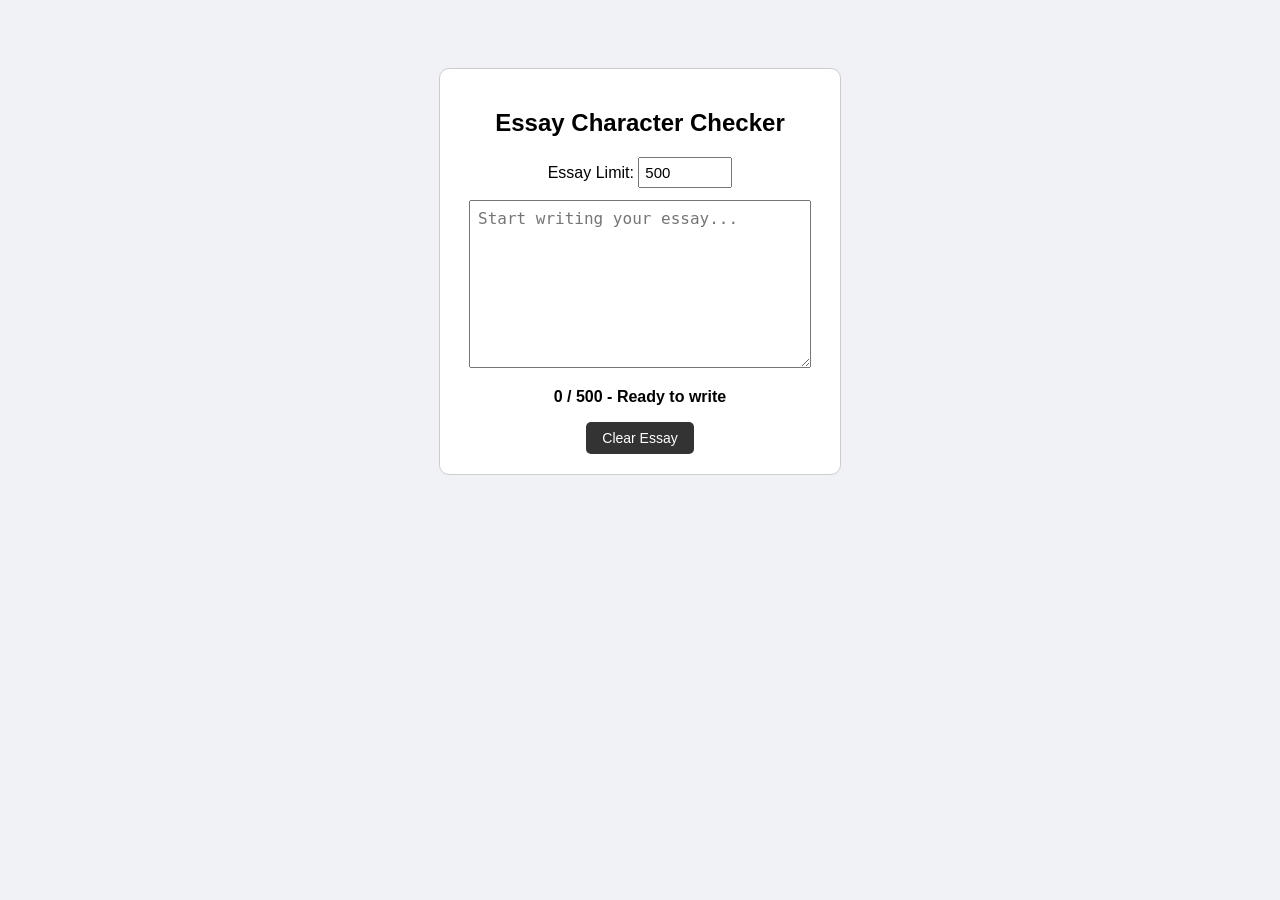
<file: Mini-Project/index.html>
<!DOCTYPE html>
<html lang="en">
<head>
  <meta charset="UTF-8">
  <title>Essay Character Checker</title>
  <style>
    body {
      font-family: Arial;
      background-color: #f0f2f5;
      text-align: center;
      padding-top: 60px;
    }

    .box {
      background-color: white;
      width: 360px;
      margin: auto;
      padding: 20px;
      border-radius: 10px;
      border: 1px solid #ccc;
    }

    input {
      width: 80px;
      padding: 5px;
      font-size: 15px;
      margin-bottom: 12px;
    }

    textarea {
      width: 90%;
      height: 150px;
      font-size: 16px;
      padding: 8px;
    }

    p {
      font-weight: bold;
      font-size: 16px;
    }

    button {
      background-color: #333;
      color: white;
      padding: 8px 16px;
      border: none;
      border-radius: 5px;
      font-size: 14px;
      cursor: pointer;
    }
  </style>
</head>
<body>

  <div class="box">
    <h2>Essay Character Checker</h2>
    
    <label>Essay Limit: </label>
    <input type="number" id="limit-input" value="500">

    <textarea id="text-input" maxlength="500" placeholder="Start writing your essay..."></textarea>
    
    <p id="status-text">0 / 500 - Ready to write</p>
    <button id="clear-btn">Clear Essay</button>
  </div>

  <script>
    const limitInput = document.getElementById("limit-input");
    const textInput = document.getElementById("text-input");
    const statusText = document.getElementById("status-text");
    const clearBtn = document.getElementById("clear-btn");

    limitInput.addEventListener("input", function() {
      const limit = Number(limitInput.value);
      textInput.maxLength = limit;
      statusText.textContent = textInput.value.length + " / " + limit + " - Ready to write";
    });

    textInput.addEventListener("input", function() {
      const length = textInput.value.length;
      const limit = Number(limitInput.value);

      if (length === 0) {
        document.body.style.backgroundColor = "#f0f2f5";
        statusText.textContent = "0 / " + limit + " - Ready to write";
      } else if (length <= limit * 0.4) {
        document.body.style.backgroundColor = "#d4edda"; // Green (0% - 40%)
        statusText.textContent = length + " / " + limit + " - Plenty of room";
      } else if (length <= limit * 0.8) {
        document.body.style.backgroundColor = "#fff3cd"; // Yellow (41% - 80%)
        statusText.textContent = length + " / " + limit + " - Main body in progress";
      } else if (length < limit) {
        document.body.style.backgroundColor = "#ffe5d0"; // Orange (81% - 99%)
        statusText.textContent = length + " / " + limit + " - Wrap up conclusion";
      } else {
        document.body.style.backgroundColor = "#f8d7da"; // Red (100%)
        statusText.textContent = limit + " / " + limit + " - Essay limit reached!";
      }
    });

    clearBtn.addEventListener("click", function() {
      const limit = Number(limitInput.value);
      textInput.value = "";
      document.body.style.backgroundColor = "#f0f2f5";
      statusText.textContent = "0 / " + limit + " - Ready to write";
    });
  </script>

</body>
</html>
</file>
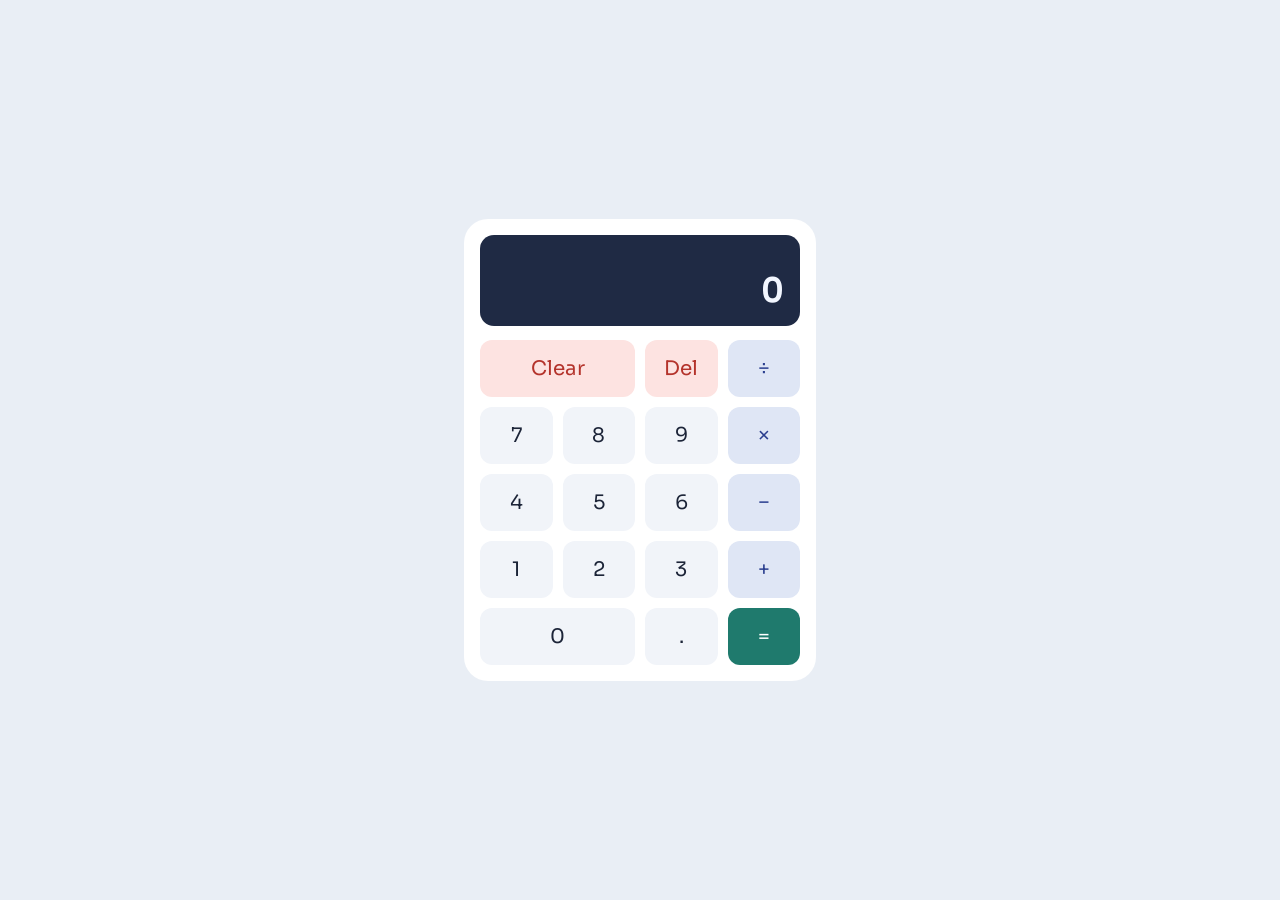
<file: task 10/index.html>
<!DOCTYPE html>
<html lang="en">
<head>
<meta charset="UTF-8">
<meta name="viewport" content="width=device-width, initial-scale=1, viewport-fit=cover">
<title>Simple Calculator</title>
<link href="https://fonts.googleapis.com/css2?family=Sora:wght@400;600&display=swap" rel="stylesheet">
<style>
  :root {
    --page: #e9eef5;
    --body: #ffffff;
    --screen: #1f2a44;
    --screen-text: #f2f6ff;
    --screen-hint: #9fb0d6;
    --key: #f1f4f9;
    --key-text: #1c2438;
    --op: #dfe6f5;
    --op-text: #2b3f8f;
    --clear: #fde3e1;
    --clear-text: #b4332b;
    --equals: #1f7a6d;
    --equals-text: #ffffff;
    color-scheme: light;

    box-sizing: border-box;
    padding-top: env(safe-area-inset-top, 0px);
    padding-bottom: env(safe-area-inset-bottom, 0px);
  }
  @media (prefers-color-scheme: dark) {
    :root:not([data-theme="light"]) {
      --page: #121722;
      --body: #1b2232;
      --screen: #0d121c;
      --screen-text: #f2f6ff;
      --screen-hint: #8394bb;
      --key: #262f45;
      --key-text: #e8edf8;
      --op: #31416e;
      --op-text: #cfdcff;
      --clear: #4a2a2a;
      --clear-text: #ffb4ab;
      --equals: #35b3a0;
      --equals-text: #06201c;
      color-scheme: dark;
    }
  }
  :root[data-theme="dark"] {
    --page: #121722;
    --body: #1b2232;
    --screen: #0d121c;
    --screen-text: #f2f6ff;
    --screen-hint: #8394bb;
    --key: #262f45;
    --key-text: #e8edf8;
    --op: #31416e;
    --op-text: #cfdcff;
    --clear: #4a2a2a;
    --clear-text: #ffb4ab;
    --equals: #35b3a0;
    --equals-text: #06201c;
    color-scheme: dark;
  }
  html { height: 100%; scroll-padding-top: env(safe-area-inset-top, 0px); }
  body {
    min-height: 100%;
    margin: 0;
    display: flex;
    align-items: center;
    justify-content: center;
    background: var(--page);
    font-family: "Sora", system-ui, -apple-system, "Segoe UI", sans-serif;
  }
  .calculator {
    width: 320px;
    max-width: 92vw;
    padding: 16px;
    background: var(--body);
    border-radius: 24px;
  }
  .screen {
    background: var(--screen);
    color: var(--screen-text);
    border-radius: 14px;
    padding: 14px 16px;
    margin-bottom: 14px;
    text-align: right;
  }
  .history {
    min-height: 20px;
    font-size: 14px;
    color: var(--screen-hint);
  }
  .current {
    font-size: 34px;
    font-weight: 600;
    font-variant-numeric: tabular-nums;
    white-space: nowrap;
    overflow-x: auto;
  }
  .keys {
    display: grid;
    grid-template-columns: repeat(4, 1fr);
    gap: 10px;
  }
  button {
    font-family: inherit;
    font-size: 20px;
    padding: 16px 0;
    border: none;
    border-radius: 12px;
    background: var(--key);
    color: var(--key-text);
    cursor: pointer;
  }
  button:active { transform: scale(0.96); }
  button:focus-visible { outline: 3px solid var(--op-text); outline-offset: 2px; }
  .op { background: var(--op); color: var(--op-text); }
  .clear { background: var(--clear); color: var(--clear-text); }
  .equals { background: var(--equals); color: var(--equals-text); }
  .wide { grid-column: span 2; }
</style>
</head>
<body>
  <div class="calculator">
    <div class="screen">
      <div class="history" id="history"></div>
      <div class="current" id="display">0</div>
    </div>
    <div class="keys">
      <button class="clear wide" onclick="clearAll()">Clear</button>
      <button class="clear" onclick="deleteLast()">Del</button>
      <button class="op" onclick="pressOperator('÷')">÷</button>
      <button onclick="pressNumber('7')">7</button>
      <button onclick="pressNumber('8')">8</button>
      <button onclick="pressNumber('9')">9</button>
      <button class="op" onclick="pressOperator('×')">×</button>
      <button onclick="pressNumber('4')">4</button>
      <button onclick="pressNumber('5')">5</button>
      <button onclick="pressNumber('6')">6</button>
      <button class="op" onclick="pressOperator('-')">−</button>
      <button onclick="pressNumber('1')">1</button>
      <button onclick="pressNumber('2')">2</button>
      <button onclick="pressNumber('3')">3</button>
      <button class="op" onclick="pressOperator('+')">+</button>
      <button class="wide" onclick="pressNumber('0')">0</button>
      <button onclick="pressNumber('.')">.</button>
      <button class="equals" onclick="pressEquals()">=</button>
    </div>
  </div>
  <script>
    let current = "0";
    let previous = "";
    let operator = "";
    let startNew = false;
    const display = document.getElementById("display");
    const history = document.getElementById("history");
    function updateScreen() {
      display.textContent = current;
      history.textContent = operator ? previous + " " + operator : "";
    }
    function pressNumber(n) {
      if (startNew) {
        current = "0";
        startNew = false;
      }
      if (n === "." && current.includes(".")) return;
      if (current === "0" && n !== ".") {
        current = n;
      } else {
        current = current + n;
      }
      updateScreen();
    }
    function pressOperator(op) {
      if (isNaN(parseFloat(current))) clearAll();
      if (operator !== "" && !startNew) calculate();

      previous = current;
      operator = op;
      startNew = true;
      updateScreen();
    }
    function calculate() {
      if (operator === "") return;
      const a = parseFloat(previous);
      const b = parseFloat(current);
      let result;
      if (operator === "+") result = a + b;
      if (operator === "-") result = a - b;
      if (operator === "×") result = a * b;
      if (operator === "÷") {
        if (b === 0) {
          current = "Cannot divide by 0";
          previous = "";
          operator = "";
          startNew = true;
          return;
        }
        result = a / b;
      }
      current = String(parseFloat(result.toFixed(10)));
      previous = "";
      operator = "";
      startNew = true;
    }
    function pressEquals() {
      calculate();
      updateScreen();
    }
    function clearAll() {
      current = "0";
      previous = "";
      operator = "";
      startNew = false;
      updateScreen();
    }
    function deleteLast() {
      if (startNew) return;
      current = current.slice(0, -1);
      if (current === "" || current === "-") current = "0";
      updateScreen();
    }
  </script>
</body>
</html>
</file>
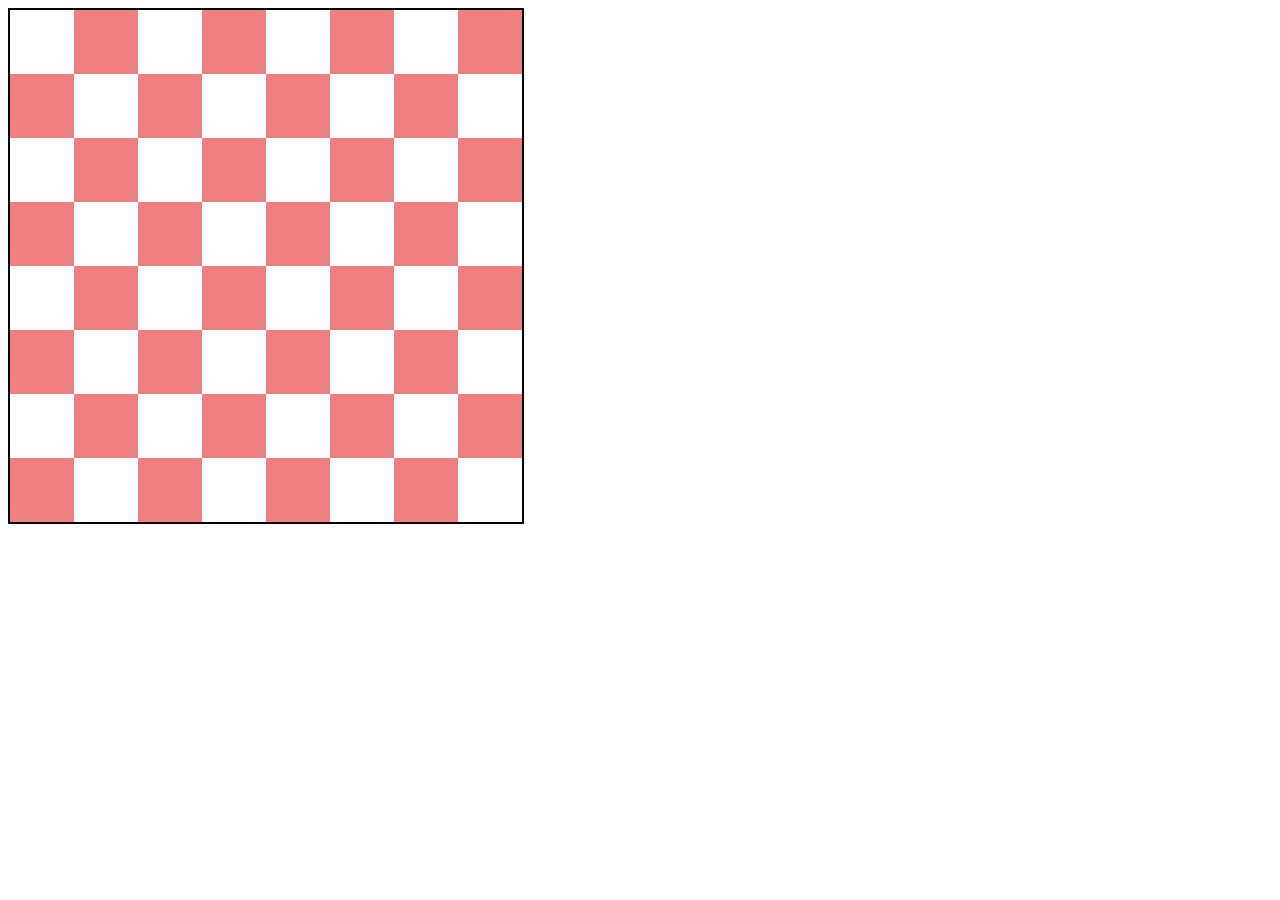
<file: task 6/index.html>
<!DOCTYPE html>
<html lang="en">
<head>
    <meta charset="UTF-8">
    <meta name="viewport" content="width=device-width, initial-scale=1.0">
    <title>Document</title>
    
    <style>
        #chessboard{
            display: grid;
            width: max-content;
            grid-template-columns: repeat(8,64px);
            grid-template-rows: repeat(8,64px);
            border: 2px solid black;
        }
        .child{
            width: 100%;
            height: 100%;
        }
        .clr{
            background-color: lightcoral;
        }
    </style>
</head>
<body>
    <div id="chessboard">
    </div>
    <script>
        const board = document.getElementById('chessboard');
        for(let i=0;i<8;i++){
            for(let j=0;j<8;j++){
                const square=document.createElement('div');
                square.classList.add('child');
                if((i+j)%2==1)square.classList.add('clr');
                board.appendChild(square);
            }
        }
    </script>
</body>
</html>
</file>
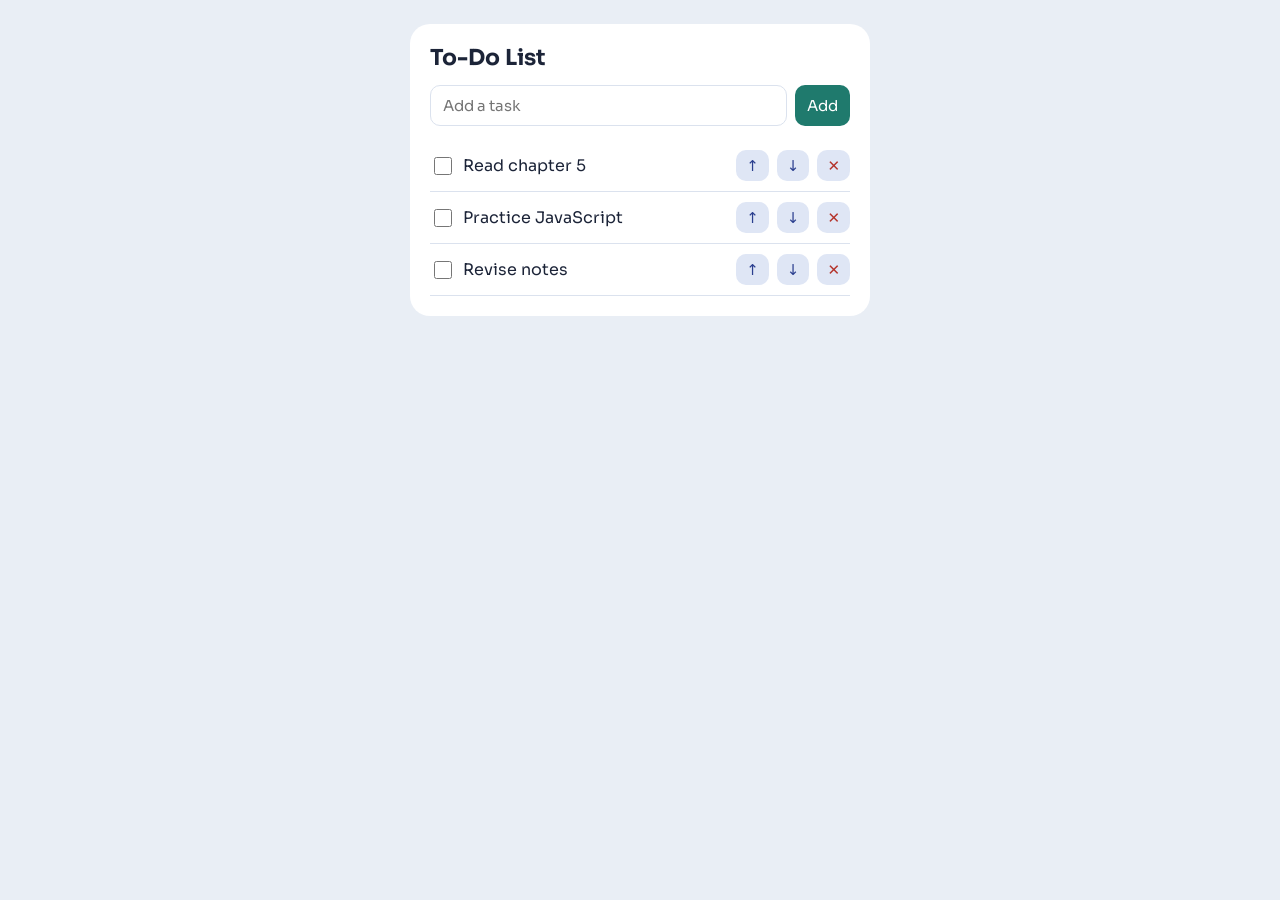
<file: task 7/index.html>
<!DOCTYPE html>
<html lang="en">
<head>
<meta charset="UTF-8">
<meta name="viewport" content="width=device-width, initial-scale=1, viewport-fit=cover">
<title>To-Do List</title>
<link href="https://fonts.googleapis.com/css2?family=Sora:wght@400;600&display=swap" rel="stylesheet">
<style>
  :root {
    --page: #e9eef5;
    --card: #ffffff;
    --text: #1c2438;
    --line: #dbe2ee;
    --btn: #dfe6f5;
    --btn-text: #2b3f8f;
    --main: #1f7a6d;
    --main-text: #ffffff;
    --danger: #b4332b;
    color-scheme: light;
    box-sizing: border-box;
    padding-top: env(safe-area-inset-top, 0px);
    padding-bottom: env(safe-area-inset-bottom, 0px);
  }

  @media (prefers-color-scheme: dark) {
    :root {
      --page: #121722;
      --card: #1b2232;
      --text: #e8edf8;
      --line: #2c3650;
      --btn: #31416e;
      --btn-text: #cfdcff;
      --main: #35b3a0;
      --main-text: #06201c;
      --danger: #ffb4ab;
      color-scheme: dark;
    }
  }

  html {
    height: 100%;
    scroll-padding-top: env(safe-area-inset-top, 0px);
  }

  body {
    min-height: 100%;
    margin: 0;
    padding: 24px 16px;
    box-sizing: border-box;
    background: var(--page);
    color: var(--text);
    font-family: "Sora", system-ui, -apple-system, "Segoe UI", sans-serif;
  }

  .card {
    max-width: 420px;
    margin: 0 auto;
    background: var(--card);
    border-radius: 20px;
    padding: 20px;
  }

  h1 {
    margin: 0 0 14px;
    font-size: 22px;
  }

  .add {
    display: flex;
    gap: 8px;
    margin-bottom: 14px;
  }

  input[type="text"] {
    flex: 1;
    min-width: 0;
    font-family: inherit;
    font-size: 15px;
    padding: 10px 12px;
    border: 1px solid var(--line);
    border-radius: 10px;
    background: transparent;
    color: var(--text);
  }

  button {
    font-family: inherit;
    font-size: 15px;
    padding: 8px 12px;
    border: none;
    border-radius: 10px;
    background: var(--btn);
    color: var(--btn-text);
    cursor: pointer;
  }

  #addBtn {
    background: var(--main);
    color: var(--main-text);
  }

  button:focus-visible,
  input:focus-visible {
    outline: 3px solid var(--btn-text);
    outline-offset: 2px;
  }

  ul {
    list-style: none;
    margin: 0;
    padding: 0;
  }

  li {
    display: flex;
    align-items: center;
    gap: 8px;
    padding: 10px 0;
    border-bottom: 1px solid var(--line);
  }

  li span {
    flex: 1;
    overflow-wrap: anywhere;
  }

  li input[type="checkbox"] {
    width: 18px;
    height: 18px;
  }

  li button {
    padding: 6px 10px;
  }

  li .delete {
    color: var(--danger);
  }
</style>
</head>

<body>
  <div class="card">
    <h1>To-Do List</h1>
    <div class="add">
      <input type="text" id="taskInput" placeholder="Add a task">
      <button id="addBtn">Add</button>
    </div>
    <ul id="taskList"></ul>
  </div>

  <script>
    const taskInput = document.getElementById("taskInput");
    const addBtn = document.getElementById("addBtn");
    const taskList = document.getElementById("taskList");

    function createTask(text) {
      const li = document.createElement("li");

      const checkbox = document.createElement("input");
      checkbox.type = "checkbox";

      const label = document.createElement("span");
      label.textContent = text;

      const upBtn = document.createElement("button");
      upBtn.textContent = "↑";
      upBtn.setAttribute("aria-label", "Move up");

      const downBtn = document.createElement("button");
      downBtn.textContent = "↓";
      downBtn.setAttribute("aria-label", "Move down");

      const deleteBtn = document.createElement("button");
      deleteBtn.textContent = "✕";
      deleteBtn.className = "delete";
      deleteBtn.setAttribute("aria-label", "Delete task");

      checkbox.addEventListener("change", function () {
        if (checkbox.checked) {
          label.style.textDecoration = "line-through";
          label.style.opacity = "0.5";
        } else {
          label.style.textDecoration = "none";
          label.style.opacity = "1";
        }
      });

      upBtn.addEventListener("click", function () {
        const previousItem = li.previousElementSibling;
        if (previousItem) {
          taskList.insertBefore(li, previousItem);
        }
      });

      downBtn.addEventListener("click", function () {
        const nextItem = li.nextElementSibling;
        if (nextItem) {
          taskList.insertBefore(nextItem, li);
        }
      });

      deleteBtn.addEventListener("click", function () {
        li.remove();
      });

      li.append(checkbox, label, upBtn, downBtn, deleteBtn);
      taskList.appendChild(li);
    }

    function addTask() {
      const text = taskInput.value.trim();
      if (text === "") {
        return;
      }
      createTask(text);
      taskInput.value = "";
      taskInput.focus();
    }

    addBtn.addEventListener("click", addTask);

    taskInput.addEventListener("keydown", function (event) {
      if (event.key === "Enter") {
        addTask();
      }
    });

    createTask("Read chapter 5");
    createTask("Practice JavaScript");
    createTask("Revise notes");
  </script>
</body>
</html>
</file>
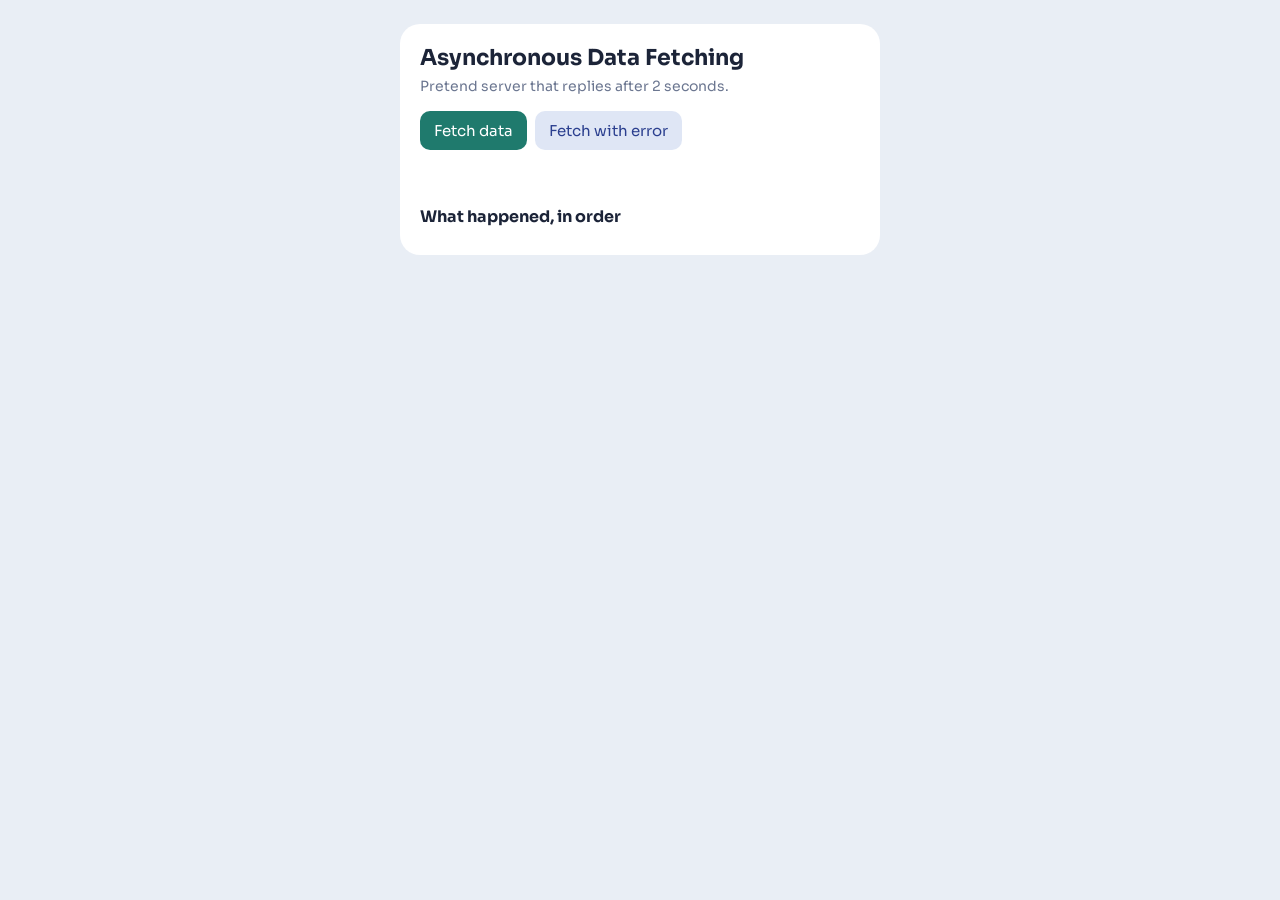
<file: task 9/index.html>
<!DOCTYPE html>
<html lang="en">
<head>
<meta charset="UTF-8">
<meta name="viewport" content="width=device-width, initial-scale=1, viewport-fit=cover">
<title>Asynchronous Data Fetching</title>
<link href="https://fonts.googleapis.com/css2?family=Sora:wght@400;600&display=swap" rel="stylesheet">
<style>
  :root {
    --page: #e9eef5;
    --card: #ffffff;
    --text: #1c2438;
    --muted: #6b7690;
    --line: #dbe2ee;
    --btn: #dfe6f5;
    --btn-text: #2b3f8f;
    --main: #1f7a6d;
    --main-text: #ffffff;
    --danger: #b4332b;
    color-scheme: light;
    box-sizing: border-box;
    padding-top: env(safe-area-inset-top, 0px);
    padding-bottom: env(safe-area-inset-bottom, 0px);
  }

  @media (prefers-color-scheme: dark) {
    :root {
      --page: #121722;
      --card: #1b2232;
      --text: #e8edf8;
      --muted: #8d9bbd;
      --line: #2c3650;
      --btn: #31416e;
      --btn-text: #cfdcff;
      --main: #35b3a0;
      --main-text: #06201c;
      --danger: #ffb4ab;
      color-scheme: dark;
    }
  }

  html {
    height: 100%;
    scroll-padding-top: env(safe-area-inset-top, 0px);
  }

  body {
    min-height: 100%;
    margin: 0;
    padding: 24px 16px;
    box-sizing: border-box;
    background: var(--page);
    color: var(--text);
    font-family: "Sora", system-ui, -apple-system, "Segoe UI", sans-serif;
  }

  .card {
    max-width: 440px;
    margin: 0 auto;
    background: var(--card);
    border-radius: 20px;
    padding: 20px;
  }

  h1 {
    margin: 0 0 6px;
    font-size: 22px;
  }

  h2 {
    margin: 18px 0 8px;
    font-size: 16px;
  }

  p {
    margin: 0;
    color: var(--muted);
    font-size: 14px;
  }

  .buttons {
    display: flex;
    gap: 8px;
    margin: 16px 0;
    flex-wrap: wrap;
  }

  button {
    font-family: inherit;
    font-size: 15px;
    padding: 10px 14px;
    border: none;
    border-radius: 10px;
    background: var(--btn);
    color: var(--btn-text);
    cursor: pointer;
  }

  #fetchBtn {
    background: var(--main);
    color: var(--main-text);
  }

  button:disabled {
    opacity: 0.5;
    cursor: not-allowed;
  }

  button:focus-visible {
    outline: 3px solid var(--btn-text);
    outline-offset: 2px;
  }

  #status {
    font-weight: 600;
    min-height: 22px;
  }

  #status.error {
    color: var(--danger);
  }

  ul {
    list-style: none;
    margin: 0;
    padding: 0;
  }

  #result li {
    padding: 10px 0;
    border-bottom: 1px solid var(--line);
  }

  #log li {
    padding: 4px 0;
    font-size: 14px;
    color: var(--muted);
  }
</style>
</head>

<body>
  <div class="card">
    <h1>Asynchronous Data Fetching</h1>
    <p>Pretend server that replies after 2 seconds.</p>

    <div class="buttons">
      <button id="fetchBtn">Fetch data</button>
      <button id="errorBtn">Fetch with error</button>
    </div>

    <div id="status"></div>
    <ul id="result"></ul>

    <h2>What happened, in order</h2>
    <ul id="log"></ul>
  </div>

  <script>
    const fetchBtn = document.getElementById("fetchBtn");
    const errorBtn = document.getElementById("errorBtn");
    const statusText = document.getElementById("status");
    const resultList = document.getElementById("result");
    const logList = document.getElementById("log");

    function fetchData(shouldFail) {
      return new Promise(function (resolve, reject) {
        setTimeout(function () {
          if (shouldFail) {
            reject("Server error: could not load the data.");
          } else {
            resolve([
              { id: 1, name: "Asha", course: "Law" },
              { id: 2, name: "Ravi", course: "History" },
              { id: 3, name: "Meena", course: "Economics" }
            ]);
          }
        }, 2000);
      });
    }

    function addLog(message) {
      const li = document.createElement("li");
      li.textContent = message;
      logList.appendChild(li);
    }

    function setButtons(disabled) {
      fetchBtn.disabled = disabled;
      errorBtn.disabled = disabled;
    }

    function loadData(shouldFail) {
      setButtons(true);
      statusText.className = "";
      statusText.textContent = "Loading...";
      resultList.innerHTML = "";
      logList.innerHTML = "";

      addLog("1. Request sent to the server");

      fetchData(shouldFail)
        .then(function (data) {
          statusText.textContent = "Data loaded successfully";
          data.forEach(function (student) {
            const li = document.createElement("li");
            li.textContent = student.id + ". " + student.name + " - " + student.course;
            resultList.appendChild(li);
          });
          addLog("3. Promise resolved, data shown on the page");
        })
        .catch(function (error) {
          statusText.className = "error";
          statusText.textContent = error;
          addLog("3. Promise rejected, error shown on the page");
        })
        .finally(function () {
          setButtons(false);
        });

      addLog("2. Waiting for the response (the page is not frozen)");
    }

    fetchBtn.addEventListener("click", function () {
      loadData(false);
    });

    errorBtn.addEventListener("click", function () {
      loadData(true);
    });
  </script>
</body>
</html>
</file>
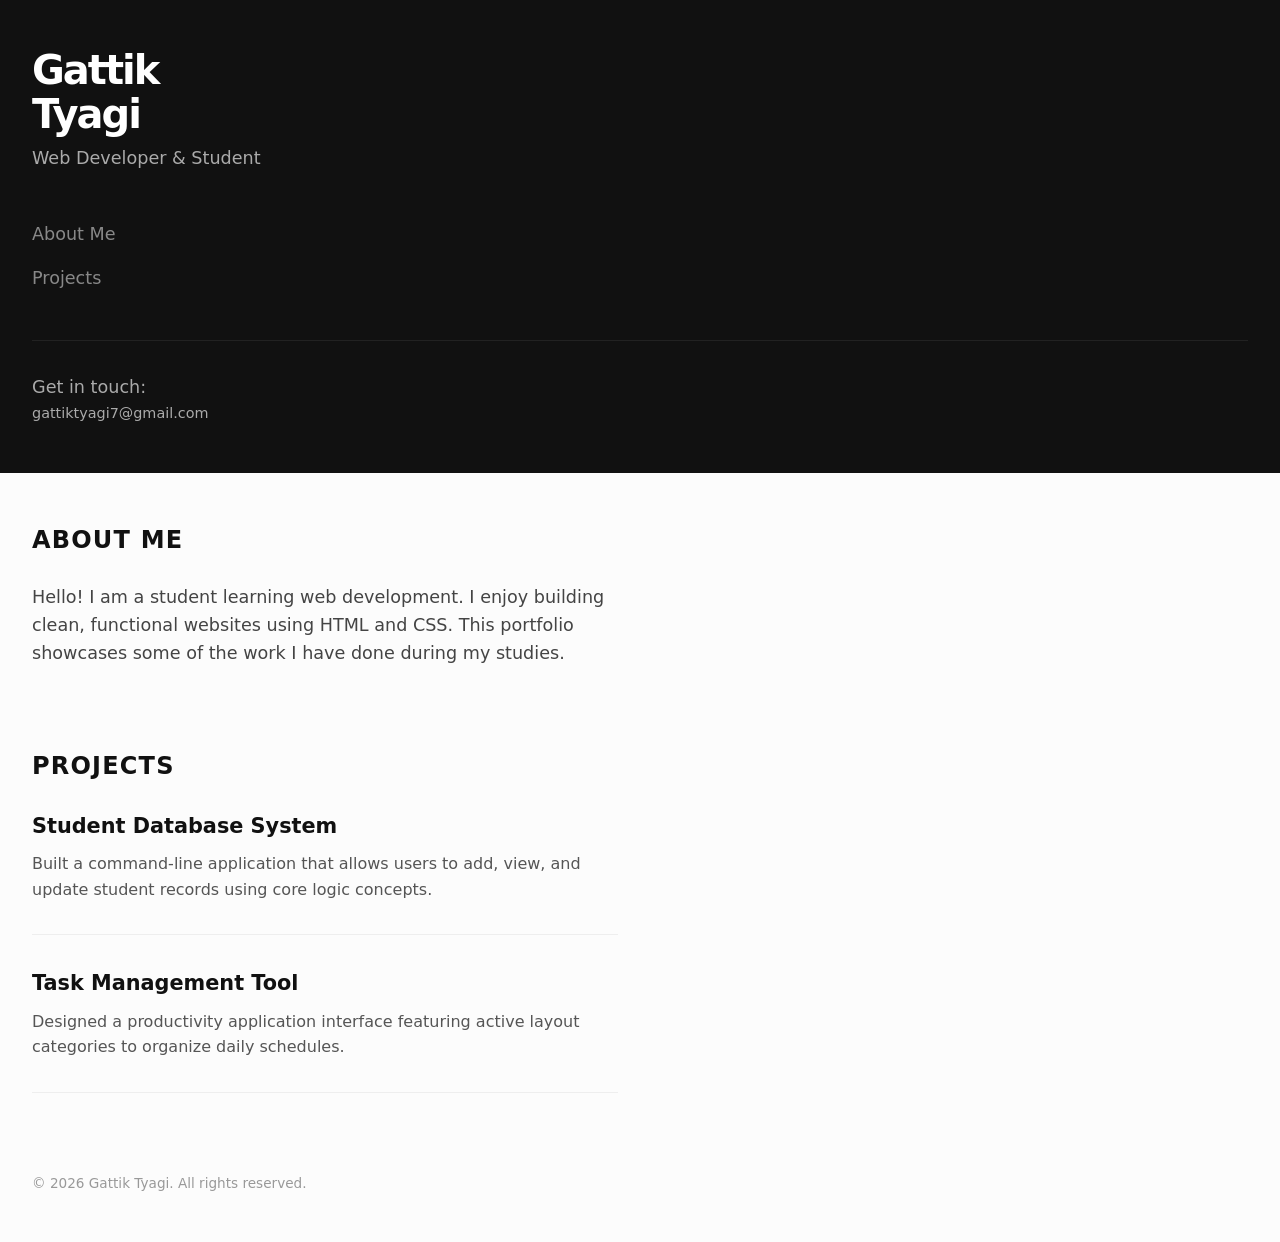
<file: task 1/portfolio.html>
<!DOCTYPE html>
<html lang="en">
<head>
    <meta charset="UTF-8">
    <meta name="viewport" content="width=device-width, initial-scale=1.0">
    <title>Gattik Tyagi | Portfolio</title>
    <link rel="stylesheet" href="style.css">
</head>
<body>

    <div class="portfolio-wrapper">
        
        <header>
            <div>
                <h1>Gattik<br>Tyagi</h1>
                <p>Web Developer & Student</p>
                
                <nav>
                    <a href="#about">About Me</a>
                    <a href="#projects">Projects</a>
                </nav>
            </div>
            
            <div class="sidebar-contact">
                <p>Get in touch:</p>
                <a href="mailto:gattiktyagi7@gmail.com">gattiktyagi7@gmail.com</a>
            </div>
        </header>

        <main>
            <section id="about">
                <h2>About Me</h2>
                <p>Hello! I am a student learning web development. I enjoy building clean, functional websites using HTML and CSS. This portfolio showcases some of the work I have done during my studies.</p>
            </section>

            <section id="projects">
                <h2>Projects</h2>
                <div class="project-list">
                    <figure class="project-card">
                        <h3>Student Database System</h3>
                        <figcaption>
                            <p>Built a command-line application that allows users to add, view, and update student records using core logic concepts.</p>
                        </figcaption>
                    </figure>

                    <figure class="project-card">
                        <h3>Task Management Tool</h3>
                        <figcaption>
                            <p>Designed a productivity application interface featuring active layout categories to organize daily schedules.</p>
                        </figcaption>
                    </figure>
                </div>
            </section>

            <footer>
                <p>&copy; 2026 Gattik Tyagi. All rights reserved.</p>
            </footer>
        </main>
        
    </div>

</body>
</html>
</file>
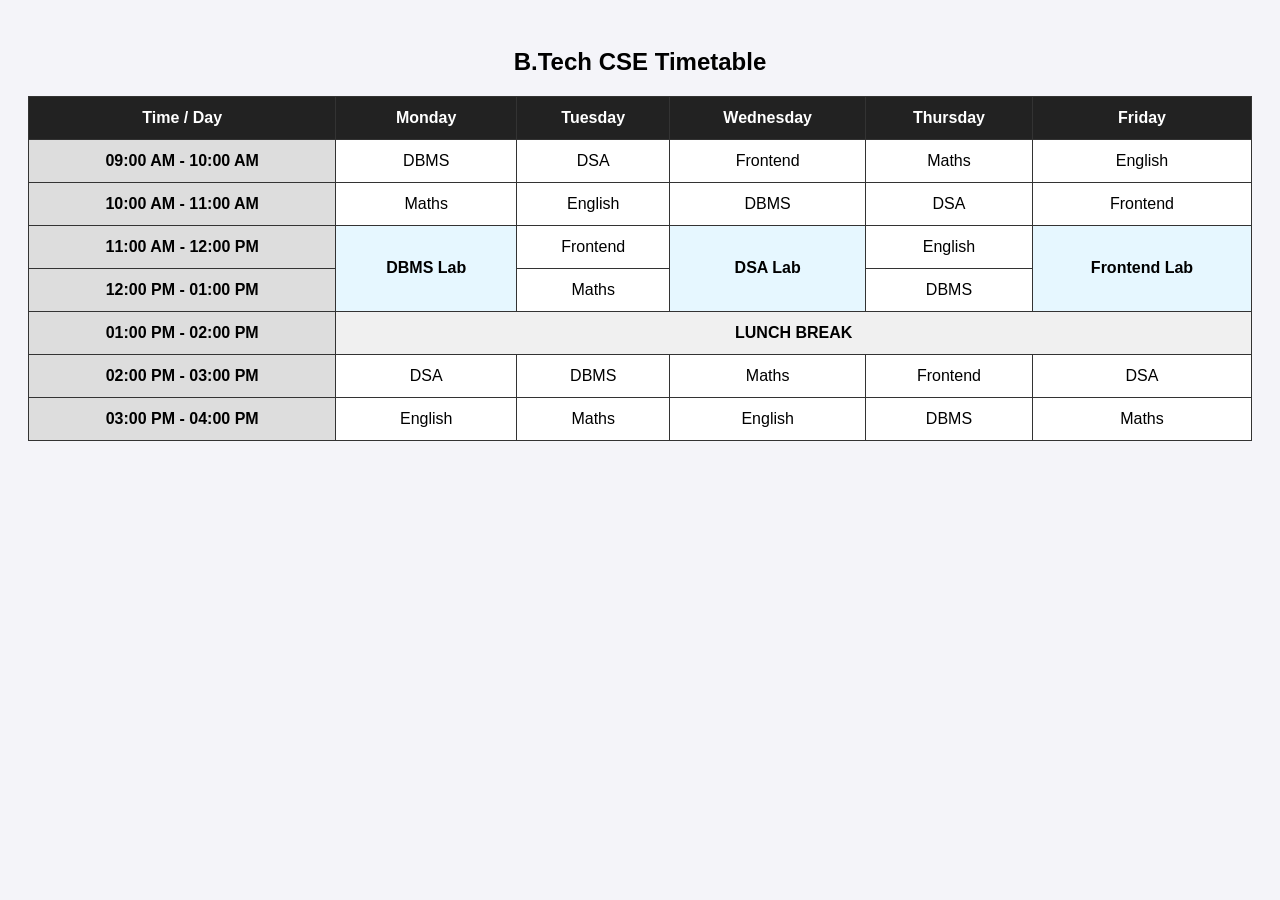
<file: task 1/timetable.html>
<!DOCTYPE html>
<html lang="en">
<head>
    <meta charset="UTF-8">
    <meta name="viewport" content="width=device-width, initial-scale=1.0">
    <title>B.Tech CSE Timetable</title>
    <link rel="stylesheet" href="timetable.css">
</head>
<body>

    <h2 style="text-align: center;">B.Tech CSE Timetable</h2>

    <table>
        <tr>
            <th>Time / Day</th>
            <th>Monday</th>
            <th>Tuesday</th>
            <th>Wednesday</th>
            <th>Thursday</th>
            <th>Friday</th>
        </tr>
        <tr>
            <td class="day-header">09:00 AM - 10:00 AM</td>
            <td>DBMS</td>
            <td>DSA</td>
            <td>Frontend</td>
            <td>Maths</td>
            <td>English</td>
        </tr>
        <tr>
            <td class="day-header">10:00 AM - 11:00 AM</td>
            <td>Maths</td>
            <td>English</td>
            <td>DBMS</td>
            <td>DSA</td>
            <td>Frontend</td>
        </tr>
        <tr>
            <td class="day-header">11:00 AM - 12:00 PM</td>
            <td rowspan="2" class="lab-slot">DBMS Lab</td>
            <td>Frontend</td>
            <td rowspan="2" class="lab-slot">DSA Lab</td>
            <td>English</td>
            <td rowspan="2" class="lab-slot">Frontend Lab</td>
        </tr>
        <tr>
            <td class="day-header">12:00 PM - 01:00 PM</td>
            <td>Maths</td>
            <td>DBMS</td>
        </tr>
        <tr>
            <td class="day-header">01:00 PM - 02:00 PM</td>
            <td colspan="5" class="break-slot">LUNCH BREAK</td>
        </tr>
        <tr>
            <td class="day-header">02:00 PM - 03:00 PM</td>
            <td>DSA</td>
            <td>DBMS</td>
            <td>Maths</td>
            <td>Frontend</td>
            <td>DSA</td>
        </tr>
        <tr>
            <td class="day-header">03:00 PM - 04:00 PM</td>
            <td>English</td>
            <td>Maths</td>
            <td>English</td>
            <td>DBMS</td>
            <td>Maths</td>
        </tr>
    </table>

</body>
</html>
</file>
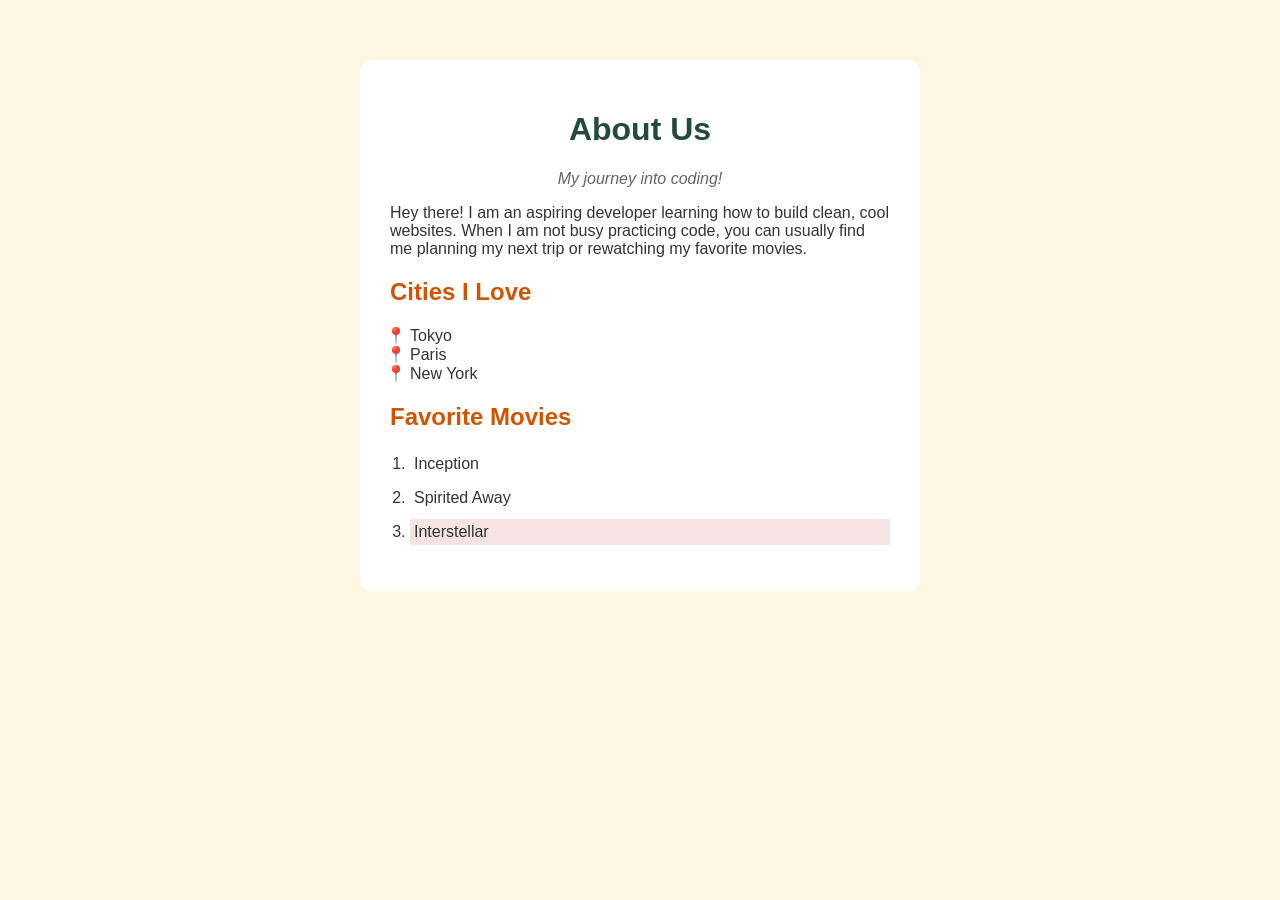
<file: task 2/aboutus.html>
<!DOCTYPE html>
<html lang="en">
<head>
    <meta charset="UTF-8">
    <meta name="viewport" content="width=device-width, initial-scale=1.0">
    <title>About Us</title>
    <!-- Links your HTML to your CSS file -->
    <link rel="stylesheet" href="style.css">
</head>
<body>

    <!-- Main container box -->
    <div id="about-card">
        
        <h1>About Us</h1>
       <p class="subtitle">My journey into coding!</p>

<p>Hey there! I am an aspiring developer learning how to build clean, cool websites. When I am not busy practicing code, you can usually find me planning my next trip or rewatching my favorite movies.</p>

        <h2>Cities I Love</h2>
        <ul>
            <li>Tokyo</li>
            <li>Paris</li>
            <li>New York</li>
        </ul>

        <h2>Favorite Movies</h2>
        <ol>
            <li>Inception</li>
            <li>Spirited Away</li>
            <li>Interstellar</li>
        </ol>

    </div>

</body>
</html>
</file>
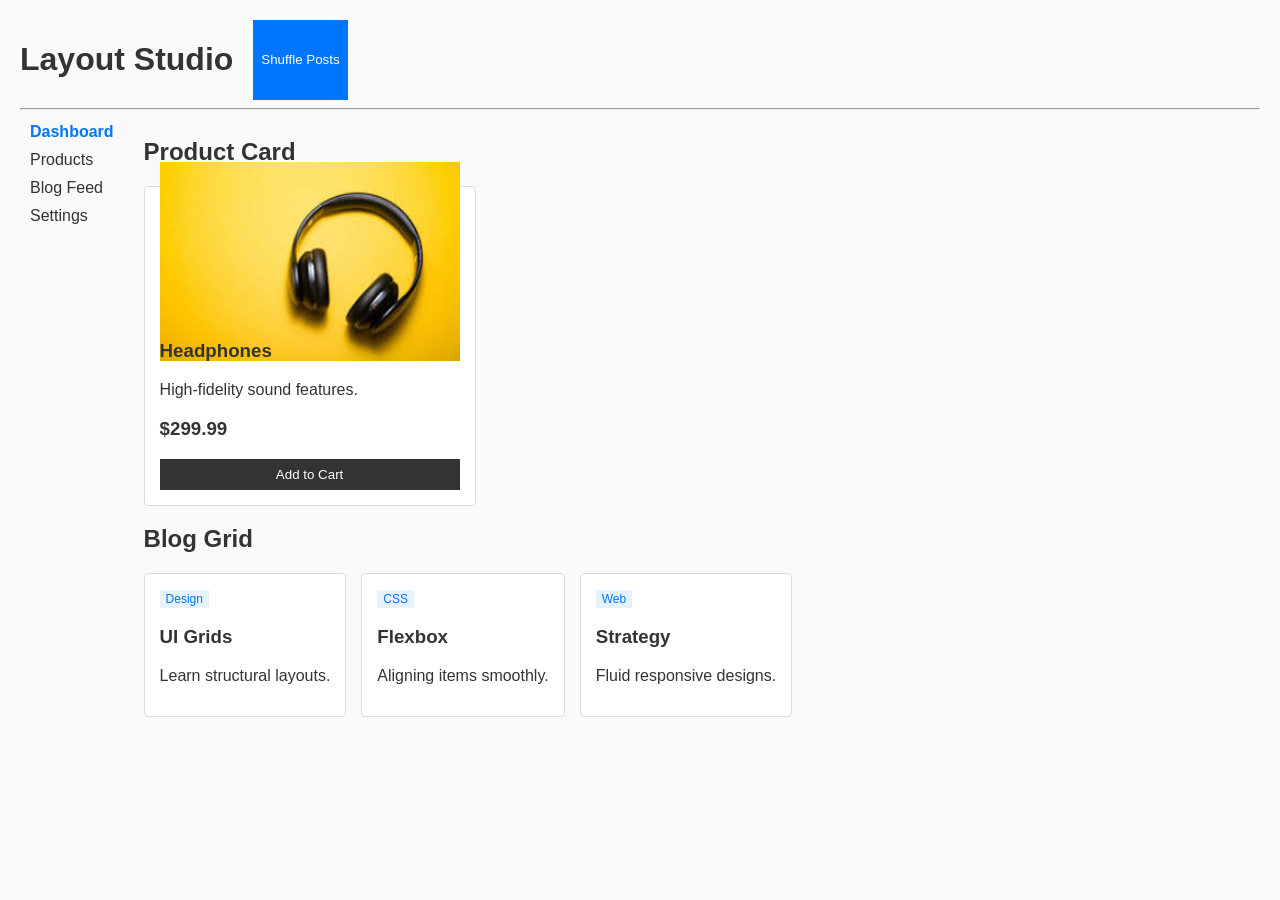
<file: task 3/Page.html>
<!DOCTYPE html>
<html lang="en">

<head>
    <meta charset="UTF-8">
    <meta name="viewport" content="width=device-width, initial-scale=1.0">
    <title>Workspace</title>
    <link rel="stylesheet" href="style.css">
</head>

<body>
    <header>
        <h1>Layout Studio</h1>
        <button id="shuffleBtn" class="btn-shuf">Shuffle Posts</button>
    </header>
    <hr>
    <div class="main">
        <nav>
            <a href="#" class="active">Dashboard</a><br>
            <a href="#">Products</a><br>
            <a href="#">Blog Feed</a><br>
            <a href="#">Settings</a>
        </nav>
        <div>
            <h2>Product Card</h2>
            <div class="card">
                <div class="img"><img src="[data-uri]" alt="Headphones"></div>
                <h3>Headphones</h3>
                <p>High-fidelity sound features.</p>
                <h3>$299.99</h3>
                <button>Add to Cart</button>
            </div>
            <h2>Blog Grid</h2>
            <div id="blogGrid" class="grid">
                <div class="post"><span class="tag">Design</span>
                    <h3>UI Grids</h3>
                    <p>Learn structural layouts.</p>
                </div>
                <div class="post"><span class="tag">CSS</span>
                    <h3>Flexbox</h3>
                    <p>Aligning items smoothly.</p>
                </div>
                <div class="post"><span class="tag">Web</span>
                    <h3>Strategy</h3>
                    <p>Fluid responsive designs.</p>
                </div>
            </div>
        </div>
    </div>
</body>

</html>
</file>
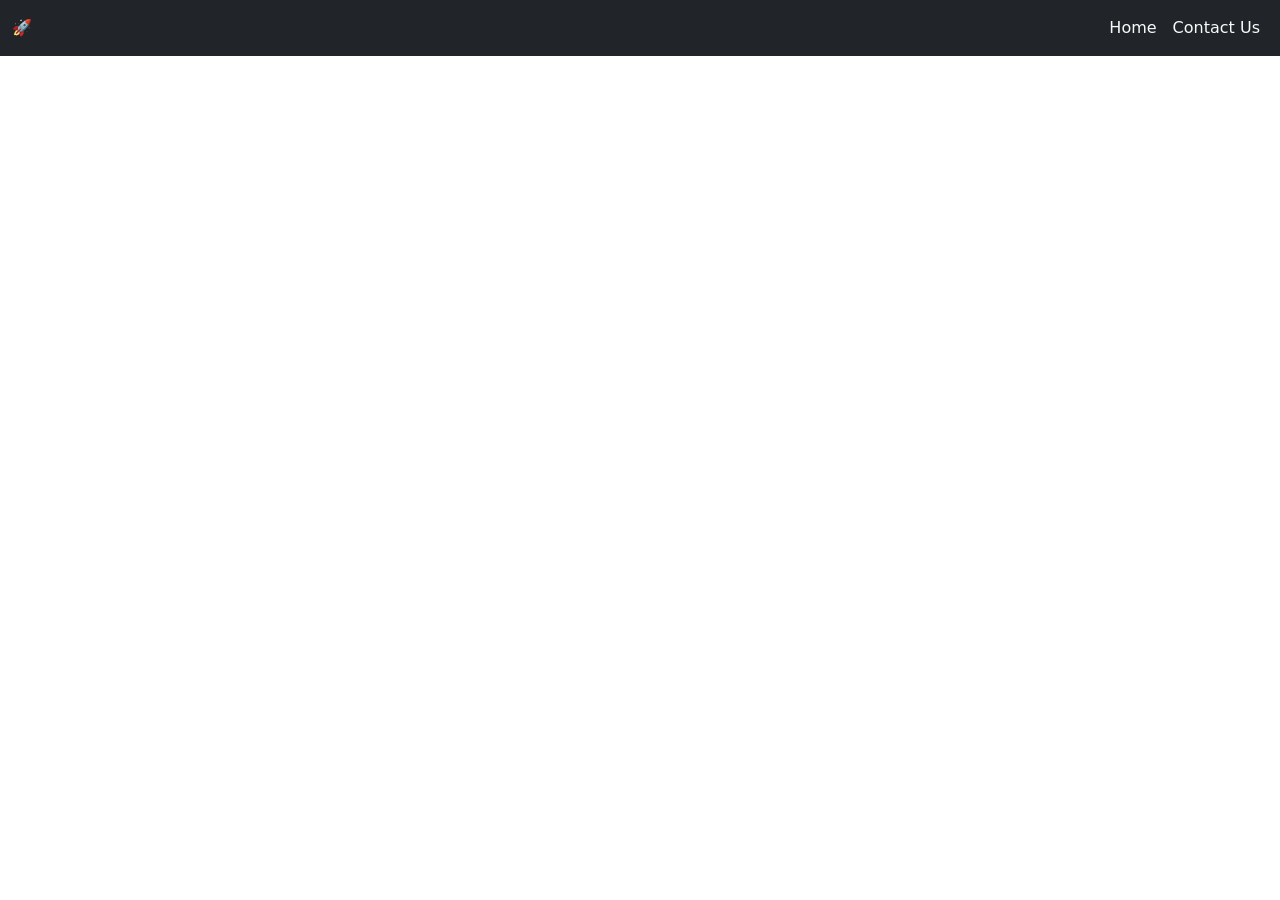
<file: task 4/Page.html>
<!DOCTYPE html>
<html lang="en">
<head>
    <meta charset="UTF-8">
    <meta name="viewport" content="width=device-width, initial-scale=1.0">
    <title>Document</title>
    <link rel="stylesheet" href="https://cdn.jsdelivr.net/npm/bootstrap@5.3.8/dist/css/bootstrap.min.css">
    <link rel="stylesheet" href="style.css">
</head>
<body>
    <nav class="navbar navbar-expand-lg bg-dark fs-6 text-light">
        <div class="container-fluid">

            <div class="nav-item rocket">🚀</div>
            <button class="navbar-toggler bg-light"  data-bs-toggle="collapse" data-bs-target="#navLinksContent"><span class="navbar-toggler-icon"></span></button>
            <div class="collapse navbar-collapse" id="navLinksContent">
                <ul class="navbar-nav ms-auto">
                    <li class="nav-item "><a class="nav-link text-light" href="#">Home</a></li>
                    <li class="nav-item"><a class="nav-link text-light" href="#">Contact Us</a></li>
                </ul>
            </div>
        </div>

    </nav>

    <script src="https://cdn.jsdelivr.net/npm/bootstrap@5.3.8/dist/js/bootstrap.bundle.min.js" integrity="sha384-..." crossorigin="anonymous"></script>
</body>
</html>
</file>
<file: task 1/style.css>
* {
    box-sizing: border-box;
    margin: 0;
    padding: 0;
}
body {
    font-family: system-ui, -apple-system, BlinkMacSystemFont, 'Segoe UI', Roboto, sans-serif;
    line-height: 1.6;
    color: #1a1a1a;
    background-color: #fcfcfc;
}
.portfolio-wrapper {
    display: grid;
    grid-template-columns: 1fr;
    min-height: 100vh;
}
header {
    background-color: #111;
    color: #fff;
    padding: 3rem 2rem;
    display: flex;
    flex-direction: column;
    justify-content: space-between;
}
header h1 {
    font-size: 2.5rem;
    font-weight: 800;
    letter-spacing: -0.05em;
    line-height: 1.1;
}
header p {
    color: #aaa;
    margin-top: 0.5rem;
    font-size: 1.1rem;
}
nav {
    margin: 3rem 0;
    display: flex;
    flex-direction: column;
    gap: 1rem;
}
nav a {
    color: #888;
    text-decoration: none;
    font-size: 1.1rem;
    font-weight: 500;
    transition: color 0.2s ease;
}
nav a:hover {
    color: #fff;
}
.sidebar-contact {
    font-size: 0.9rem;
    color: #666;
    border-top: 1px solid #222;
    padding-top: 1.5rem;
}
.sidebar-contact a {
    color: #aaa;
    text-decoration: none;
}
.sidebar-contact a:hover {
    text-decoration: underline;
}
main {
    padding: 3rem 2rem;
    max-width: 650px;
}
section {
    margin-bottom: 5rem;
}
h2 {
    font-size: 1.5rem;
    font-weight: 700;
    text-transform: uppercase;
    letter-spacing: 0.05em;
    margin-bottom: 1.5rem;
    color: #111;
}
#about p {
    font-size: 1.1rem;
    color: #444;
}
.project-list {
    display: flex;
    flex-direction: column;
    gap: 2rem;
}
.project-card {
    padding-bottom: 2rem;
    border-bottom: 1px solid #eee;
}
.project-card h3 {
    font-size: 1.3rem;
    margin-bottom: 0.5rem;
    color: #111;
}
.project-card p {
    color: #555;
}
footer {
    margin-top: 5rem;
    font-size: 0.85rem;
    color: #999;
}
/* 
@media (min-width: 850px) {
    .portfolio-wrapper {
        grid-template-columns: 350px 1fr;
    }
    header {
        position: fixed;
        width: 350px;
        height: 100vh;
        padding: 4rem 3rem;
    }
    main {
        grid-column-start: 2;
        padding: 4rem 5rem;
        max-width: 800px;
    }
} */
</file>
<file: task 1/timetable.css>
body {
    font-family: Arial, sans-serif;
    background-color: #f4f4f9;
    padding: 20px;
}
table {
    width: 100%;
    border-collapse: collapse;
    background-color: #ffffff;
}
th, td {
    border: 1px solid #333333;
    padding: 12px;
    text-align: center;
}
th {
    background-color: #222222;
    color: white;
}
.break-slot {
    background-color: #f0f0f0;
    font-weight: bold;
}
.lab-slot {
    background-color: #e6f7ff;
    font-weight: bold;
}
.day-header {
    background-color: #dddddd;
    font-weight: bold;
}
</file>
<file: task 2/style.css>
body {
    font-family: sans-serif;
    margin: 0;
    padding: 20px;
    background-color: #fdf6e2;
    color: #333333;
}

h1 {
    color: rgb(34, 76, 56);
    text-align: center;
}

h2 {
    color: #d35400;
}

#about-card {
    max-width: 500px;
    margin: 40px auto;
    background-color: #ffffff;
    padding: 30px;
    border-radius: 12px;
}

.subtitle {
    text-align: center;
    font-style: italic;
    color: rgb(100, 100, 100);
}

ul {
    list-style-type: "📍 ";
    padding-left: 20px;
}

ol {
    padding-left: 20px;
}

ol li {
    margin-bottom: 8px;
    padding: 4px;
}

ol li:nth-child(3) {
    background-color: #c5505027;
}

li:hover {
    color: rgb(34, 76, 56);
    cursor: pointer;
}
</file>
<file: task 3/style.css>
body {
    font-family: sans-serif;
    margin: 20px;
    background: #fafafa;
    color: #333;
}

header,
.main {
    display: flex;
    justify-content: flex-start;
    flex-wrap: wrap;
    gap: 20px;
}

nav a {
    display: inline-block;
    padding: 5px 10px;
    text-decoration: none;
    color: #333;
}

nav a.active {
    font-weight: bold;
    color: #0076ff;
}

.card,
.post {
    background: #fff;
    border: 1px solid #ddd;
    padding: 15px;
    border-radius: 4px;
    max-width: 300px;
}

.img {
    background: #eee;
    height: 120px;
    display: flex;
    align-items: center;
    justify-content: center;
    font-size: 12px;
}

.grid {
    display: flex;
    flex-wrap: wrap;
    gap: 15px;
    margin-top: 15px;
}

.tag {
    background: #e6f2ff;
    color: #0076ff;
    padding: 2px 6px;
    font-size: 12px;
}

button {
    background: #333;
    color: #fff;
    border: none;
    padding: 8px;
    width: 100%;
    cursor: pointer;
}

img{
    width: 500px;
}

.btn-shuf {
    background: #0076ff;
    width: auto;
}
</file>
<file: task 4/style.css>
.nav-item {
    transition: 0.2s ease-in-out;
}
.nav-item:hover {
    transform: scale(1.2);
}
.rocket {
    display: inline-block;
    animation: bounceRocket 1.2s infinite alternate ease-in-out;
}
@keyframes bounceRocket {
    0% {
        transform: translateY(0) scale(1.8);
    }
    100% {
        transform: translateY(-8px) scale(1.8);
    }
}
</file>
